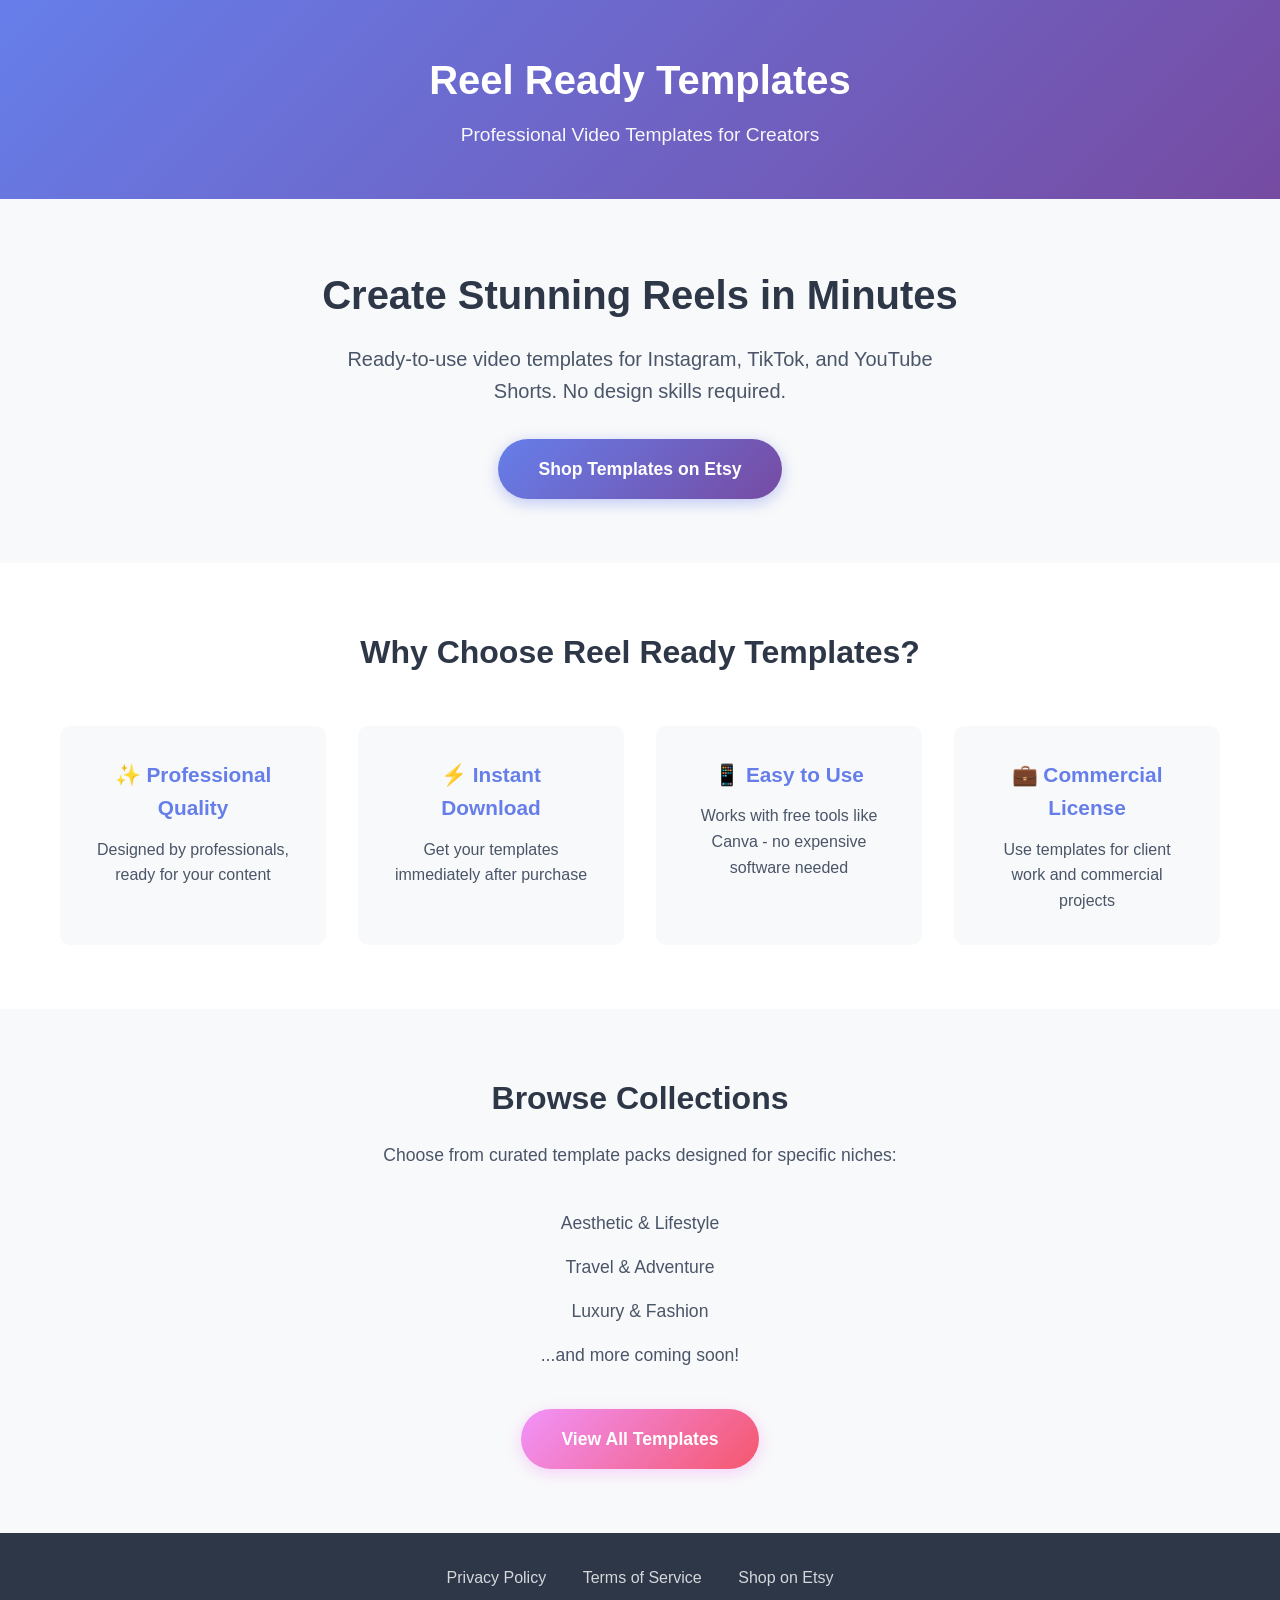
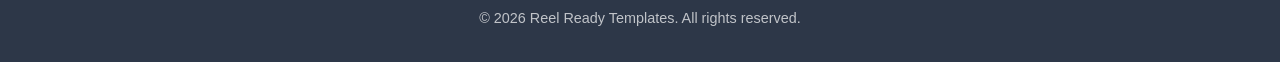
<file: index.html>
<!DOCTYPE html>
<html lang="en">
<head>
    <meta charset="UTF-8">
    <meta name="viewport" content="width=device-width, initial-scale=1.0">
    <meta name="description" content="Reel Ready Templates - Professional, ready-to-use video templates for Instagram, TikTok, and YouTube Shorts. Download instantly and create stunning content in minutes.">
    <title>Reel Ready Templates - Professional Video Templates</title>
    <link rel="stylesheet" href="styles.css">
</head>
<body>
    <header>
        <div class="container">
            <h1>Reel Ready Templates</h1>
            <p class="tagline">Professional Video Templates for Creators</p>
        </div>
    </header>

    <main>
        <section class="hero">
            <div class="container">
                <h2>Create Stunning Reels in Minutes</h2>
                <p>Ready-to-use video templates for Instagram, TikTok, and YouTube Shorts. No design skills required.</p>
                <a href="https://reelreadytemplatesco.etsy.com" class="cta-button">Shop Templates on Etsy</a>
            </div>
        </section>

        <section class="features">
            <div class="container">
                <h3>Why Choose Reel Ready Templates?</h3>
                <div class="feature-grid">
                    <div class="feature">
                        <h4>✨ Professional Quality</h4>
                        <p>Designed by professionals, ready for your content</p>
                    </div>
                    <div class="feature">
                        <h4>⚡ Instant Download</h4>
                        <p>Get your templates immediately after purchase</p>
                    </div>
                    <div class="feature">
                        <h4>📱 Easy to Use</h4>
                        <p>Works with free tools like Canva - no expensive software needed</p>
                    </div>
                    <div class="feature">
                        <h4>💼 Commercial License</h4>
                        <p>Use templates for client work and commercial projects</p>
                    </div>
                </div>
            </div>
        </section>

        <section class="categories">
            <div class="container">
                <h3>Browse Collections</h3>
                <p>Choose from curated template packs designed for specific niches:</p>
                <ul class="category-list">
                    <li>Aesthetic & Lifestyle</li>
                    <li>Travel & Adventure</li>
                    <li>Luxury & Fashion</li>
                    <li>...and more coming soon!</li>
                </ul>
                <a href="https://reelreadytemplatesco.etsy.com" class="cta-button secondary">View All Templates</a>
            </div>
        </section>
    </main>

    <footer>
        <div class="container">
            <nav>
                <a href="privacy.html">Privacy Policy</a>
                <a href="terms.html">Terms of Service</a>
                <a href="https://reelreadytemplatesco.etsy.com">Shop on Etsy</a>
            </nav>
            <p>&copy; 2026 Reel Ready Templates. All rights reserved.</p>
        </div>
    </footer>
</body>
</html>
</file>
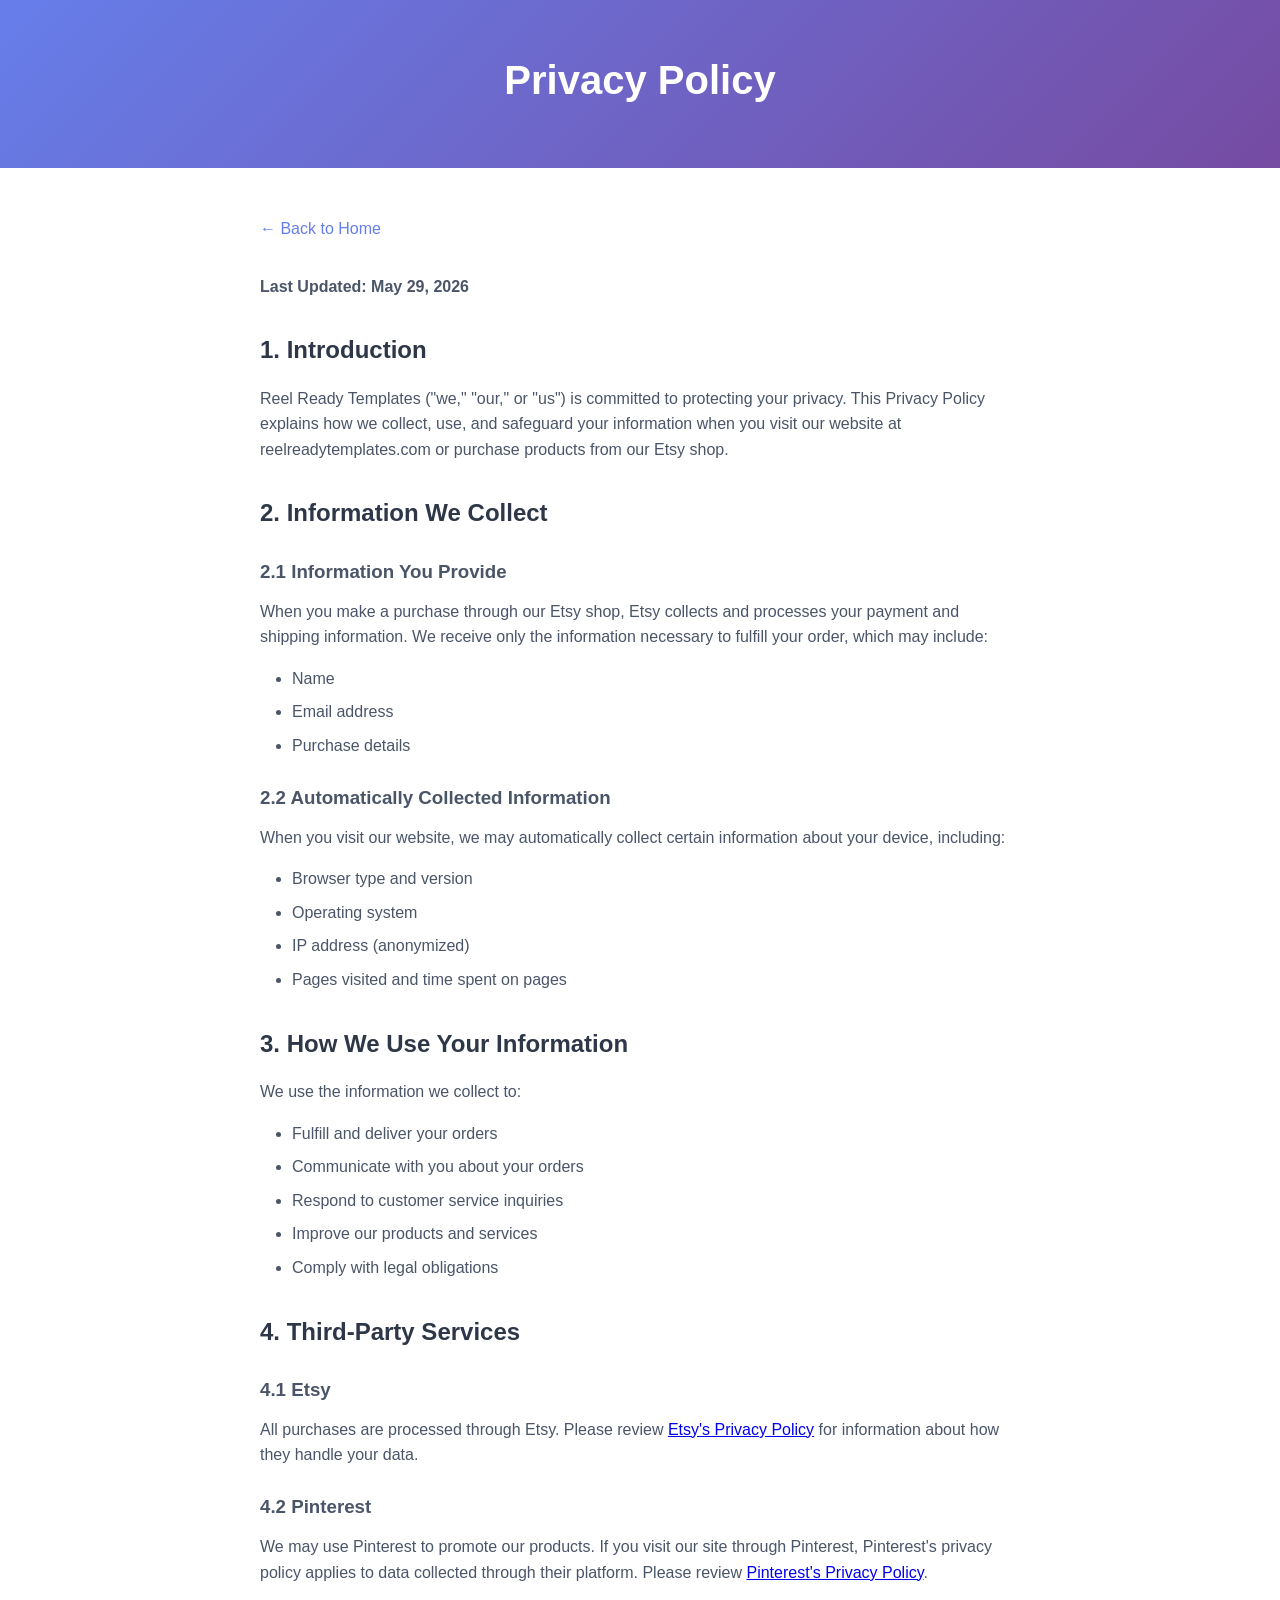
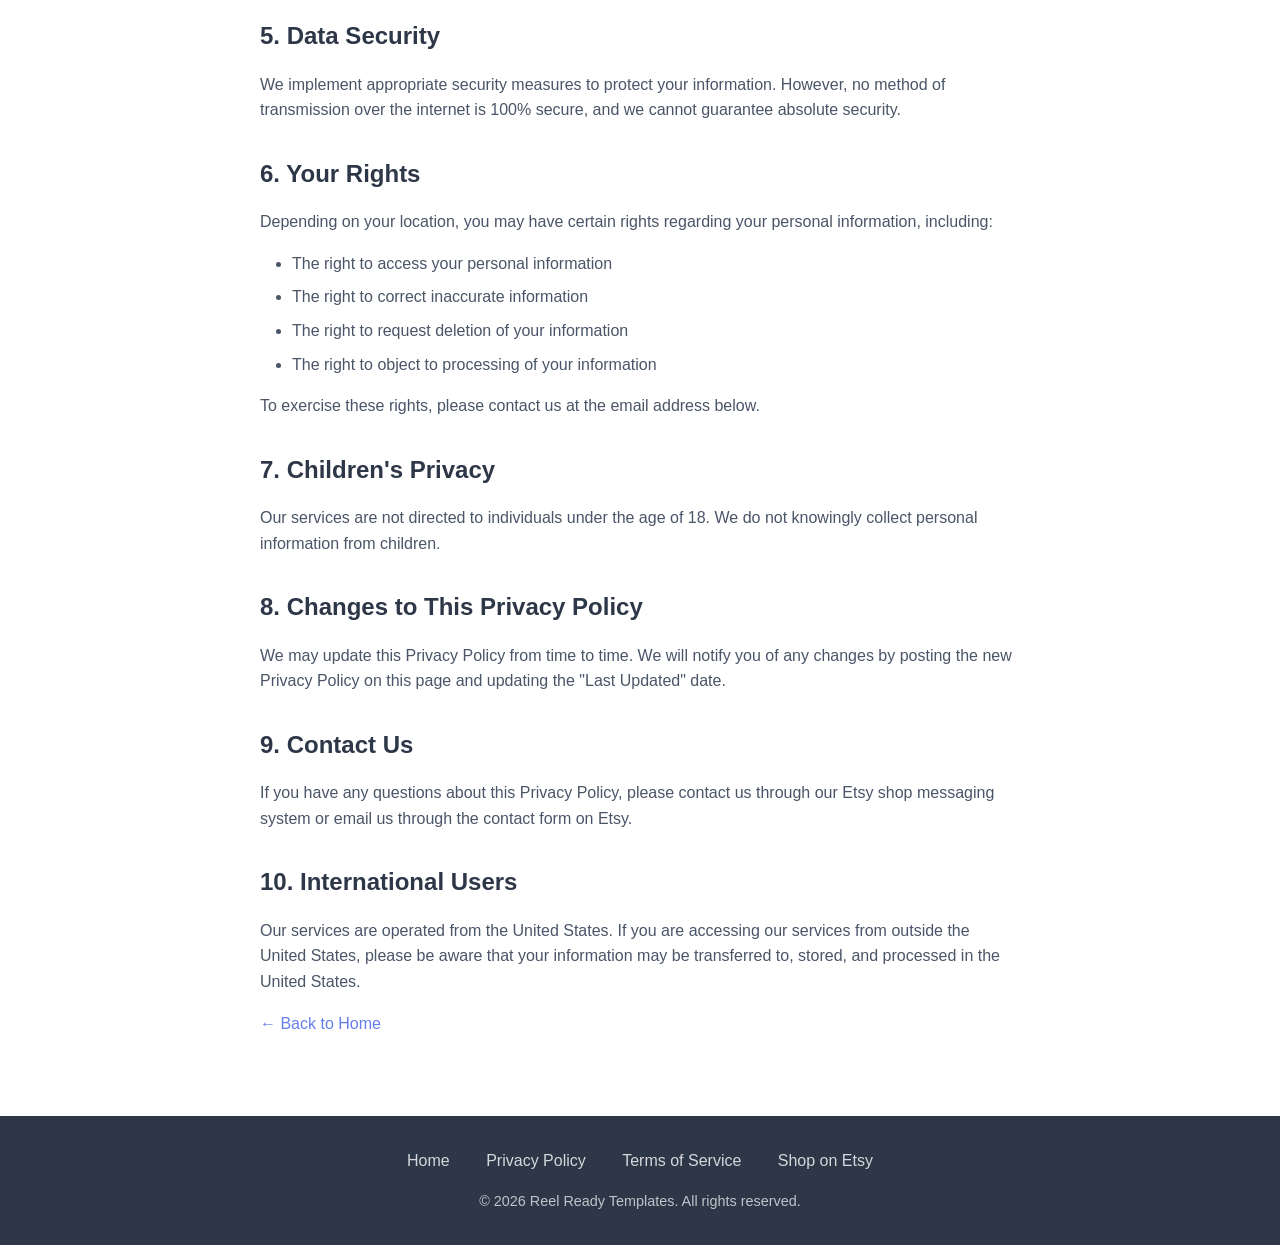
<file: privacy.html>
<!DOCTYPE html>
<html lang="en">
<head>
    <meta charset="UTF-8">
    <meta name="viewport" content="width=device-width, initial-scale=1.0">
    <meta name="description" content="Privacy Policy for Reel Ready Templates">
    <title>Privacy Policy - Reel Ready Templates</title>
    <link rel="stylesheet" href="styles.css">
    <style>
        .legal-content {
            max-width: 800px;
            margin: 0 auto;
            padding: 3rem 20px;
        }
        .legal-content h2 {
            color: #2d3748;
            margin-top: 2rem;
            margin-bottom: 1rem;
        }
        .legal-content h3 {
            color: #4a5568;
            margin-top: 1.5rem;
            margin-bottom: 0.75rem;
        }
        .legal-content p, .legal-content ul {
            color: #4a5568;
            margin-bottom: 1rem;
        }
        .legal-content ul {
            padding-left: 2rem;
        }
        .legal-content li {
            margin-bottom: 0.5rem;
        }
        .back-link {
            display: inline-block;
            margin-bottom: 2rem;
            color: #667eea;
            text-decoration: none;
        }
        .back-link:hover {
            text-decoration: underline;
        }
    </style>
</head>
<body>
    <header>
        <div class="container">
            <h1>Privacy Policy</h1>
        </div>
    </header>

    <main>
        <div class="legal-content">
            <a href="index.html" class="back-link">← Back to Home</a>
            
            <p><strong>Last Updated: May 29, 2026</strong></p>

            <h2>1. Introduction</h2>
            <p>Reel Ready Templates ("we," "our," or "us") is committed to protecting your privacy. This Privacy Policy explains how we collect, use, and safeguard your information when you visit our website at reelreadytemplates.com or purchase products from our Etsy shop.</p>

            <h2>2. Information We Collect</h2>
            
            <h3>2.1 Information You Provide</h3>
            <p>When you make a purchase through our Etsy shop, Etsy collects and processes your payment and shipping information. We receive only the information necessary to fulfill your order, which may include:</p>
            <ul>
                <li>Name</li>
                <li>Email address</li>
                <li>Purchase details</li>
            </ul>

            <h3>2.2 Automatically Collected Information</h3>
            <p>When you visit our website, we may automatically collect certain information about your device, including:</p>
            <ul>
                <li>Browser type and version</li>
                <li>Operating system</li>
                <li>IP address (anonymized)</li>
                <li>Pages visited and time spent on pages</li>
            </ul>

            <h2>3. How We Use Your Information</h2>
            <p>We use the information we collect to:</p>
            <ul>
                <li>Fulfill and deliver your orders</li>
                <li>Communicate with you about your orders</li>
                <li>Respond to customer service inquiries</li>
                <li>Improve our products and services</li>
                <li>Comply with legal obligations</li>
            </ul>

            <h2>4. Third-Party Services</h2>
            
            <h3>4.1 Etsy</h3>
            <p>All purchases are processed through Etsy. Please review <a href="https://www.etsy.com/legal/privacy/" target="_blank" rel="noopener">Etsy's Privacy Policy</a> for information about how they handle your data.</p>

            <h3>4.2 Pinterest</h3>
            <p>We may use Pinterest to promote our products. If you visit our site through Pinterest, Pinterest's privacy policy applies to data collected through their platform. Please review <a href="https://policy.pinterest.com/en/privacy-policy" target="_blank" rel="noopener">Pinterest's Privacy Policy</a>.</p>

            <h2>5. Data Security</h2>
            <p>We implement appropriate security measures to protect your information. However, no method of transmission over the internet is 100% secure, and we cannot guarantee absolute security.</p>

            <h2>6. Your Rights</h2>
            <p>Depending on your location, you may have certain rights regarding your personal information, including:</p>
            <ul>
                <li>The right to access your personal information</li>
                <li>The right to correct inaccurate information</li>
                <li>The right to request deletion of your information</li>
                <li>The right to object to processing of your information</li>
            </ul>
            <p>To exercise these rights, please contact us at the email address below.</p>

            <h2>7. Children's Privacy</h2>
            <p>Our services are not directed to individuals under the age of 18. We do not knowingly collect personal information from children.</p>

            <h2>8. Changes to This Privacy Policy</h2>
            <p>We may update this Privacy Policy from time to time. We will notify you of any changes by posting the new Privacy Policy on this page and updating the "Last Updated" date.</p>

            <h2>9. Contact Us</h2>
            <p>If you have any questions about this Privacy Policy, please contact us through our Etsy shop messaging system or email us through the contact form on Etsy.</p>

            <h2>10. International Users</h2>
            <p>Our services are operated from the United States. If you are accessing our services from outside the United States, please be aware that your information may be transferred to, stored, and processed in the United States.</p>

            <a href="index.html" class="back-link">← Back to Home</a>
        </div>
    </main>

    <footer>
        <div class="container">
            <nav>
                <a href="index.html">Home</a>
                <a href="privacy.html">Privacy Policy</a>
                <a href="terms.html">Terms of Service</a>
                <a href="https://reelreadytemplatesco.etsy.com">Shop on Etsy</a>
            </nav>
            <p>&copy; 2026 Reel Ready Templates. All rights reserved.</p>
        </div>
    </footer>
</body>
</html>
</file>
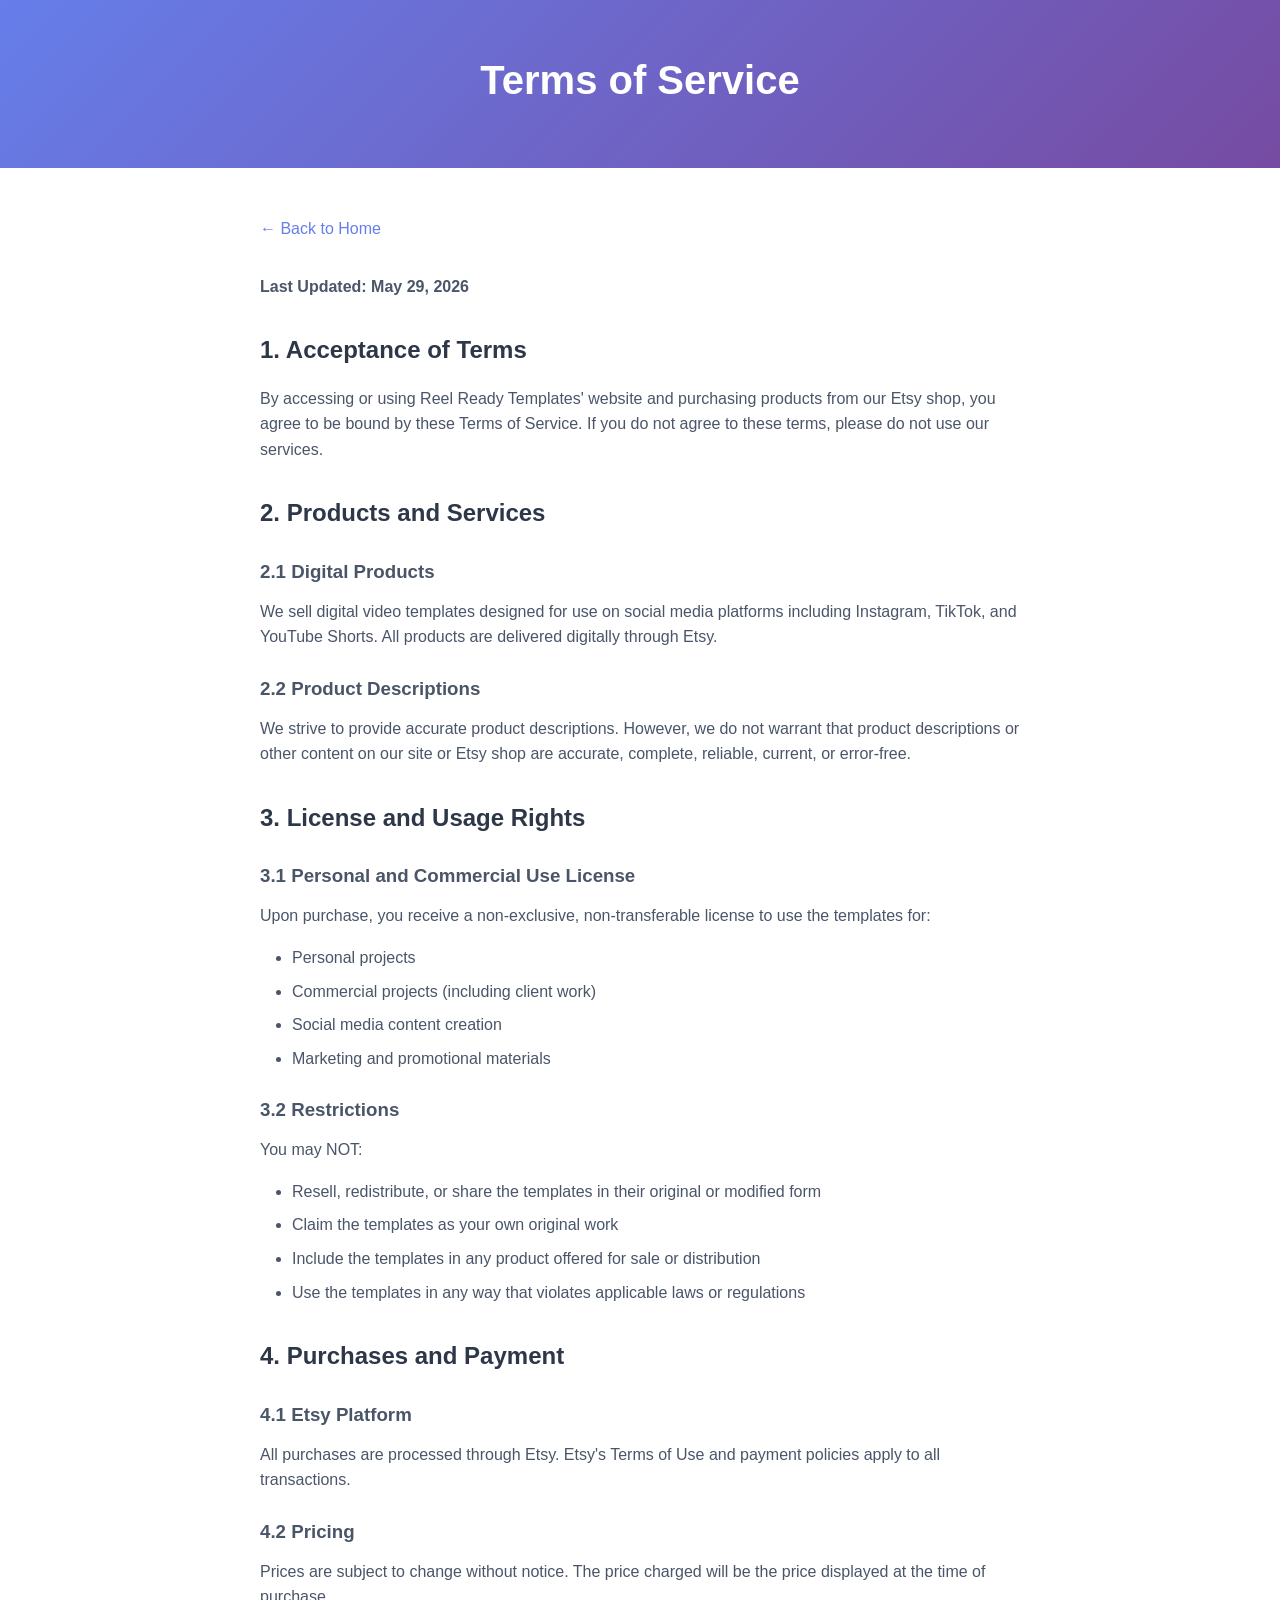
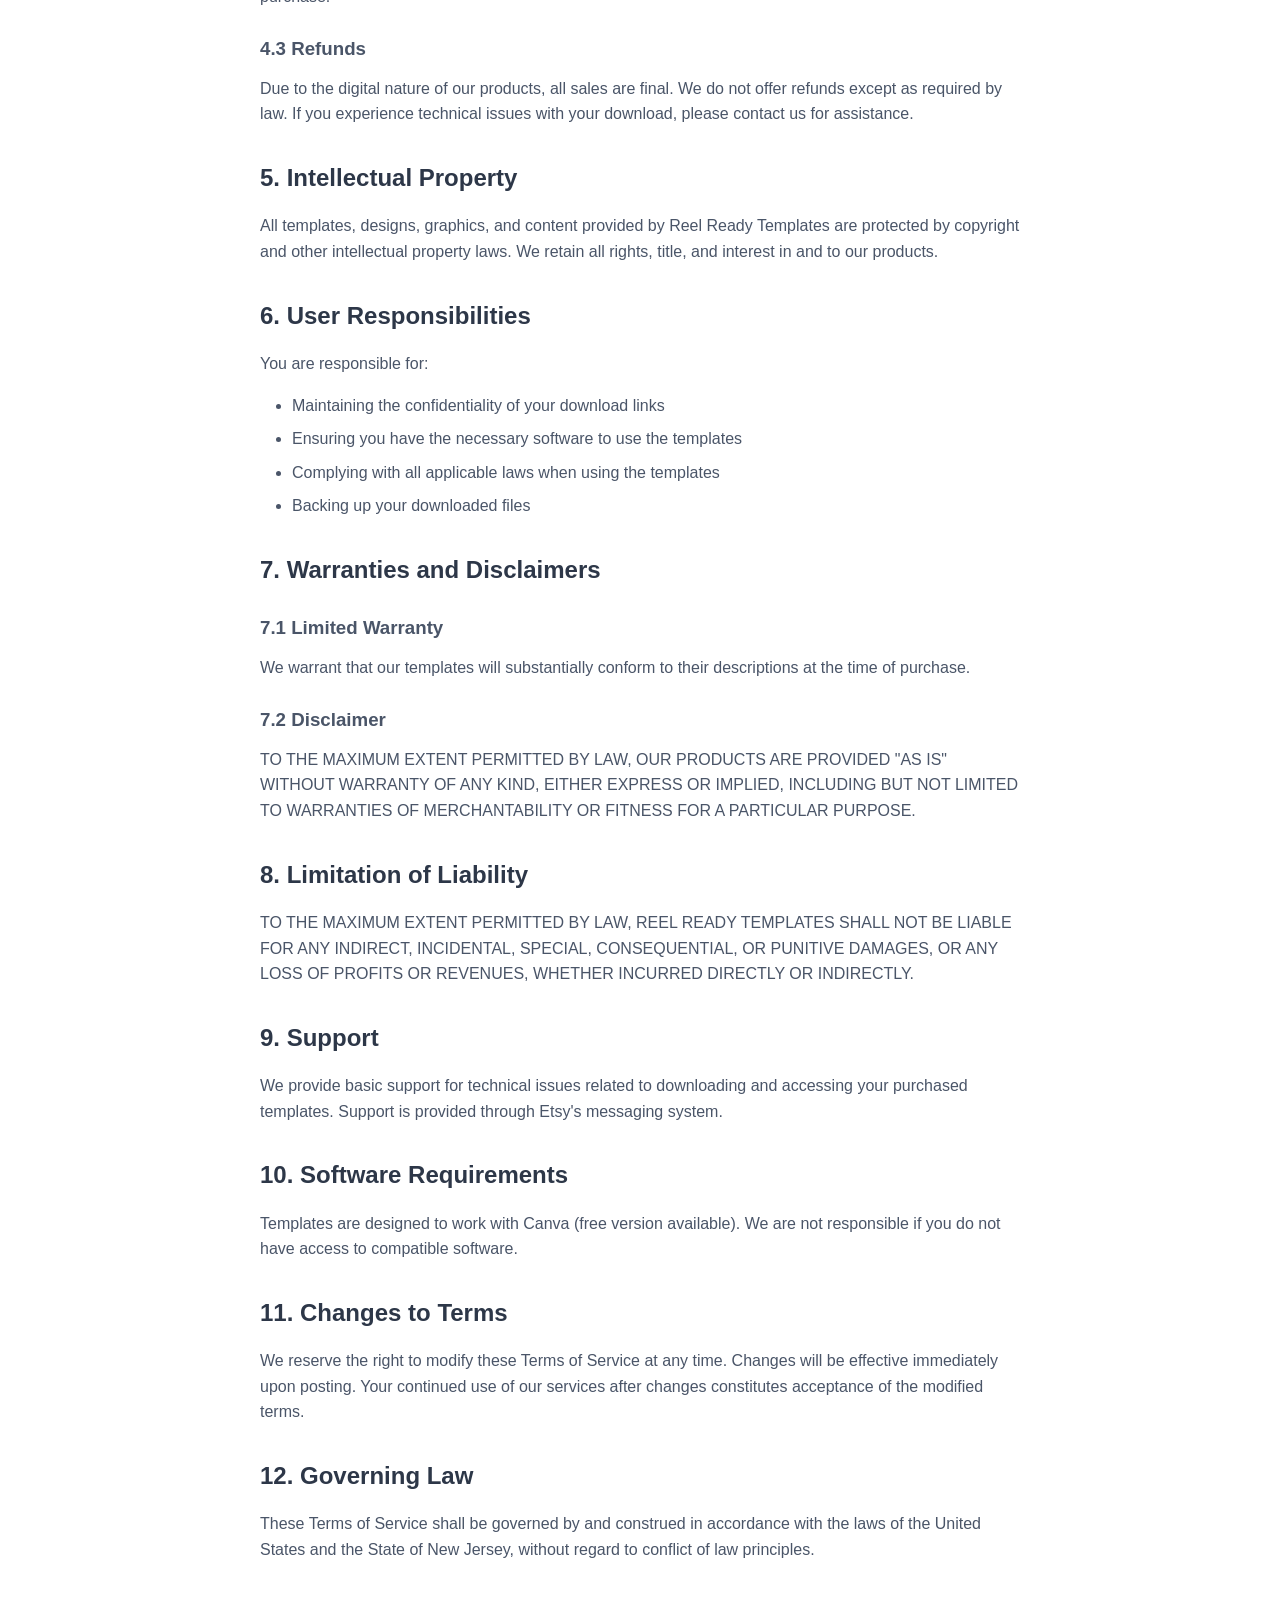
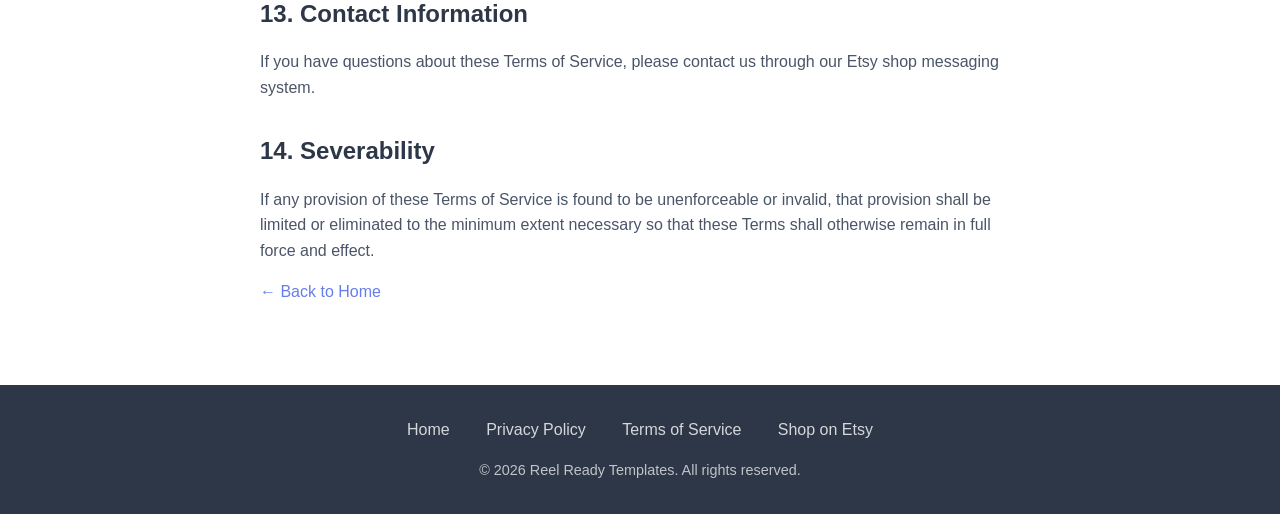
<file: terms.html>
<!DOCTYPE html>
<html lang="en">
<head>
    <meta charset="UTF-8">
    <meta name="viewport" content="width=device-width, initial-scale=1.0">
    <meta name="description" content="Terms of Service for Reel Ready Templates">
    <title>Terms of Service - Reel Ready Templates</title>
    <link rel="stylesheet" href="styles.css">
    <style>
        .legal-content {
            max-width: 800px;
            margin: 0 auto;
            padding: 3rem 20px;
        }
        .legal-content h2 {
            color: #2d3748;
            margin-top: 2rem;
            margin-bottom: 1rem;
        }
        .legal-content h3 {
            color: #4a5568;
            margin-top: 1.5rem;
            margin-bottom: 0.75rem;
        }
        .legal-content p, .legal-content ul {
            color: #4a5568;
            margin-bottom: 1rem;
        }
        .legal-content ul {
            padding-left: 2rem;
        }
        .legal-content li {
            margin-bottom: 0.5rem;
        }
        .back-link {
            display: inline-block;
            margin-bottom: 2rem;
            color: #667eea;
            text-decoration: none;
        }
        .back-link:hover {
            text-decoration: underline;
        }
    </style>
</head>
<body>
    <header>
        <div class="container">
            <h1>Terms of Service</h1>
        </div>
    </header>

    <main>
        <div class="legal-content">
            <a href="index.html" class="back-link">← Back to Home</a>
            
            <p><strong>Last Updated: May 29, 2026</strong></p>

            <h2>1. Acceptance of Terms</h2>
            <p>By accessing or using Reel Ready Templates' website and purchasing products from our Etsy shop, you agree to be bound by these Terms of Service. If you do not agree to these terms, please do not use our services.</p>

            <h2>2. Products and Services</h2>
            
            <h3>2.1 Digital Products</h3>
            <p>We sell digital video templates designed for use on social media platforms including Instagram, TikTok, and YouTube Shorts. All products are delivered digitally through Etsy.</p>

            <h3>2.2 Product Descriptions</h3>
            <p>We strive to provide accurate product descriptions. However, we do not warrant that product descriptions or other content on our site or Etsy shop are accurate, complete, reliable, current, or error-free.</p>

            <h2>3. License and Usage Rights</h2>
            
            <h3>3.1 Personal and Commercial Use License</h3>
            <p>Upon purchase, you receive a non-exclusive, non-transferable license to use the templates for:</p>
            <ul>
                <li>Personal projects</li>
                <li>Commercial projects (including client work)</li>
                <li>Social media content creation</li>
                <li>Marketing and promotional materials</li>
            </ul>

            <h3>3.2 Restrictions</h3>
            <p>You may NOT:</p>
            <ul>
                <li>Resell, redistribute, or share the templates in their original or modified form</li>
                <li>Claim the templates as your own original work</li>
                <li>Include the templates in any product offered for sale or distribution</li>
                <li>Use the templates in any way that violates applicable laws or regulations</li>
            </ul>

            <h2>4. Purchases and Payment</h2>
            
            <h3>4.1 Etsy Platform</h3>
            <p>All purchases are processed through Etsy. Etsy's Terms of Use and payment policies apply to all transactions.</p>

            <h3>4.2 Pricing</h3>
            <p>Prices are subject to change without notice. The price charged will be the price displayed at the time of purchase.</p>

            <h3>4.3 Refunds</h3>
            <p>Due to the digital nature of our products, all sales are final. We do not offer refunds except as required by law. If you experience technical issues with your download, please contact us for assistance.</p>

            <h2>5. Intellectual Property</h2>
            <p>All templates, designs, graphics, and content provided by Reel Ready Templates are protected by copyright and other intellectual property laws. We retain all rights, title, and interest in and to our products.</p>

            <h2>6. User Responsibilities</h2>
            <p>You are responsible for:</p>
            <ul>
                <li>Maintaining the confidentiality of your download links</li>
                <li>Ensuring you have the necessary software to use the templates</li>
                <li>Complying with all applicable laws when using the templates</li>
                <li>Backing up your downloaded files</li>
            </ul>

            <h2>7. Warranties and Disclaimers</h2>
            
            <h3>7.1 Limited Warranty</h3>
            <p>We warrant that our templates will substantially conform to their descriptions at the time of purchase.</p>

            <h3>7.2 Disclaimer</h3>
            <p>TO THE MAXIMUM EXTENT PERMITTED BY LAW, OUR PRODUCTS ARE PROVIDED "AS IS" WITHOUT WARRANTY OF ANY KIND, EITHER EXPRESS OR IMPLIED, INCLUDING BUT NOT LIMITED TO WARRANTIES OF MERCHANTABILITY OR FITNESS FOR A PARTICULAR PURPOSE.</p>

            <h2>8. Limitation of Liability</h2>
            <p>TO THE MAXIMUM EXTENT PERMITTED BY LAW, REEL READY TEMPLATES SHALL NOT BE LIABLE FOR ANY INDIRECT, INCIDENTAL, SPECIAL, CONSEQUENTIAL, OR PUNITIVE DAMAGES, OR ANY LOSS OF PROFITS OR REVENUES, WHETHER INCURRED DIRECTLY OR INDIRECTLY.</p>

            <h2>9. Support</h2>
            <p>We provide basic support for technical issues related to downloading and accessing your purchased templates. Support is provided through Etsy's messaging system.</p>

            <h2>10. Software Requirements</h2>
            <p>Templates are designed to work with Canva (free version available). We are not responsible if you do not have access to compatible software.</p>

            <h2>11. Changes to Terms</h2>
            <p>We reserve the right to modify these Terms of Service at any time. Changes will be effective immediately upon posting. Your continued use of our services after changes constitutes acceptance of the modified terms.</p>

            <h2>12. Governing Law</h2>
            <p>These Terms of Service shall be governed by and construed in accordance with the laws of the United States and the State of New Jersey, without regard to conflict of law principles.</p>

            <h2>13. Contact Information</h2>
            <p>If you have questions about these Terms of Service, please contact us through our Etsy shop messaging system.</p>

            <h2>14. Severability</h2>
            <p>If any provision of these Terms of Service is found to be unenforceable or invalid, that provision shall be limited or eliminated to the minimum extent necessary so that these Terms shall otherwise remain in full force and effect.</p>

            <a href="index.html" class="back-link">← Back to Home</a>
        </div>
    </main>

    <footer>
        <div class="container">
            <nav>
                <a href="index.html">Home</a>
                <a href="privacy.html">Privacy Policy</a>
                <a href="terms.html">Terms of Service</a>
                <a href="https://reelreadytemplatesco.etsy.com">Shop on Etsy</a>
            </nav>
            <p>&copy; 2026 Reel Ready Templates. All rights reserved.</p>
        </div>
    </footer>
</body>
</html>
</file>
<file: styles.css>
/* Reset and Base Styles */
* {
    margin: 0;
    padding: 0;
    box-sizing: border-box;
}

body {
    font-family: -apple-system, BlinkMacSystemFont, 'Segoe UI', Roboto, Oxygen, Ubuntu, Cantarell, sans-serif;
    line-height: 1.6;
    color: #333;
    background-color: #fff;
}

.container {
    max-width: 1200px;
    margin: 0 auto;
    padding: 0 20px;
}

/* Header */
header {
    background: linear-gradient(135deg, #667eea 0%, #764ba2 100%);
    color: white;
    padding: 3rem 0;
    text-align: center;
}

header h1 {
    font-size: 2.5rem;
    margin-bottom: 0.5rem;
    font-weight: 700;
}

.tagline {
    font-size: 1.2rem;
    opacity: 0.95;
}

/* Hero Section */
.hero {
    text-align: center;
    padding: 4rem 0;
    background-color: #f8f9fa;
}

.hero h2 {
    font-size: 2.5rem;
    margin-bottom: 1rem;
    color: #2d3748;
}

.hero p {
    font-size: 1.25rem;
    color: #4a5568;
    margin-bottom: 2rem;
    max-width: 600px;
    margin-left: auto;
    margin-right: auto;
}

/* Buttons */
.cta-button {
    display: inline-block;
    padding: 1rem 2.5rem;
    background: linear-gradient(135deg, #667eea 0%, #764ba2 100%);
    color: white;
    text-decoration: none;
    border-radius: 50px;
    font-weight: 600;
    font-size: 1.1rem;
    transition: transform 0.2s, box-shadow 0.2s;
    box-shadow: 0 4px 15px rgba(102, 126, 234, 0.4);
}

.cta-button:hover {
    transform: translateY(-2px);
    box-shadow: 0 6px 20px rgba(102, 126, 234, 0.6);
}

.cta-button.secondary {
    background: linear-gradient(135deg, #f093fb 0%, #f5576c 100%);
    box-shadow: 0 4px 15px rgba(240, 147, 251, 0.4);
}

.cta-button.secondary:hover {
    box-shadow: 0 6px 20px rgba(240, 147, 251, 0.6);
}

/* Features Section */
.features {
    padding: 4rem 0;
    background-color: white;
}

.features h3 {
    text-align: center;
    font-size: 2rem;
    margin-bottom: 3rem;
    color: #2d3748;
}

.feature-grid {
    display: grid;
    grid-template-columns: repeat(auto-fit, minmax(250px, 1fr));
    gap: 2rem;
}

.feature {
    text-align: center;
    padding: 2rem;
    border-radius: 10px;
    background-color: #f8f9fa;
    transition: transform 0.2s;
}

.feature:hover {
    transform: translateY(-5px);
    box-shadow: 0 10px 30px rgba(0, 0, 0, 0.1);
}

.feature h4 {
    font-size: 1.3rem;
    margin-bottom: 0.75rem;
    color: #667eea;
}

.feature p {
    color: #4a5568;
}

/* Categories Section */
.categories {
    padding: 4rem 0;
    background-color: #f8f9fa;
    text-align: center;
}

.categories h3 {
    font-size: 2rem;
    margin-bottom: 1rem;
    color: #2d3748;
}

.categories p {
    font-size: 1.1rem;
    color: #4a5568;
    margin-bottom: 2rem;
}

.category-list {
    list-style: none;
    font-size: 1.1rem;
    color: #4a5568;
    margin-bottom: 2rem;
}

.category-list li {
    padding: 0.5rem 0;
}

/* Footer */
footer {
    background-color: #2d3748;
    color: white;
    padding: 2rem 0;
    text-align: center;
}

footer nav {
    margin-bottom: 1rem;
}

footer nav a {
    color: white;
    text-decoration: none;
    margin: 0 1rem;
    opacity: 0.8;
    transition: opacity 0.2s;
}

footer nav a:hover {
    opacity: 1;
}

footer p {
    opacity: 0.7;
    font-size: 0.9rem;
}

/* Responsive Design */
@media (max-width: 768px) {
    header h1 {
        font-size: 2rem;
    }
    
    .hero h2 {
        font-size: 1.8rem;
    }
    
    .hero p {
        font-size: 1.1rem;
    }
    
    .cta-button {
        padding: 0.875rem 2rem;
        font-size: 1rem;
    }
    
    .feature-grid {
        grid-template-columns: 1fr;
    }
    
    footer nav a {
        display: block;
        margin: 0.5rem 0;
    }
}
</file>
